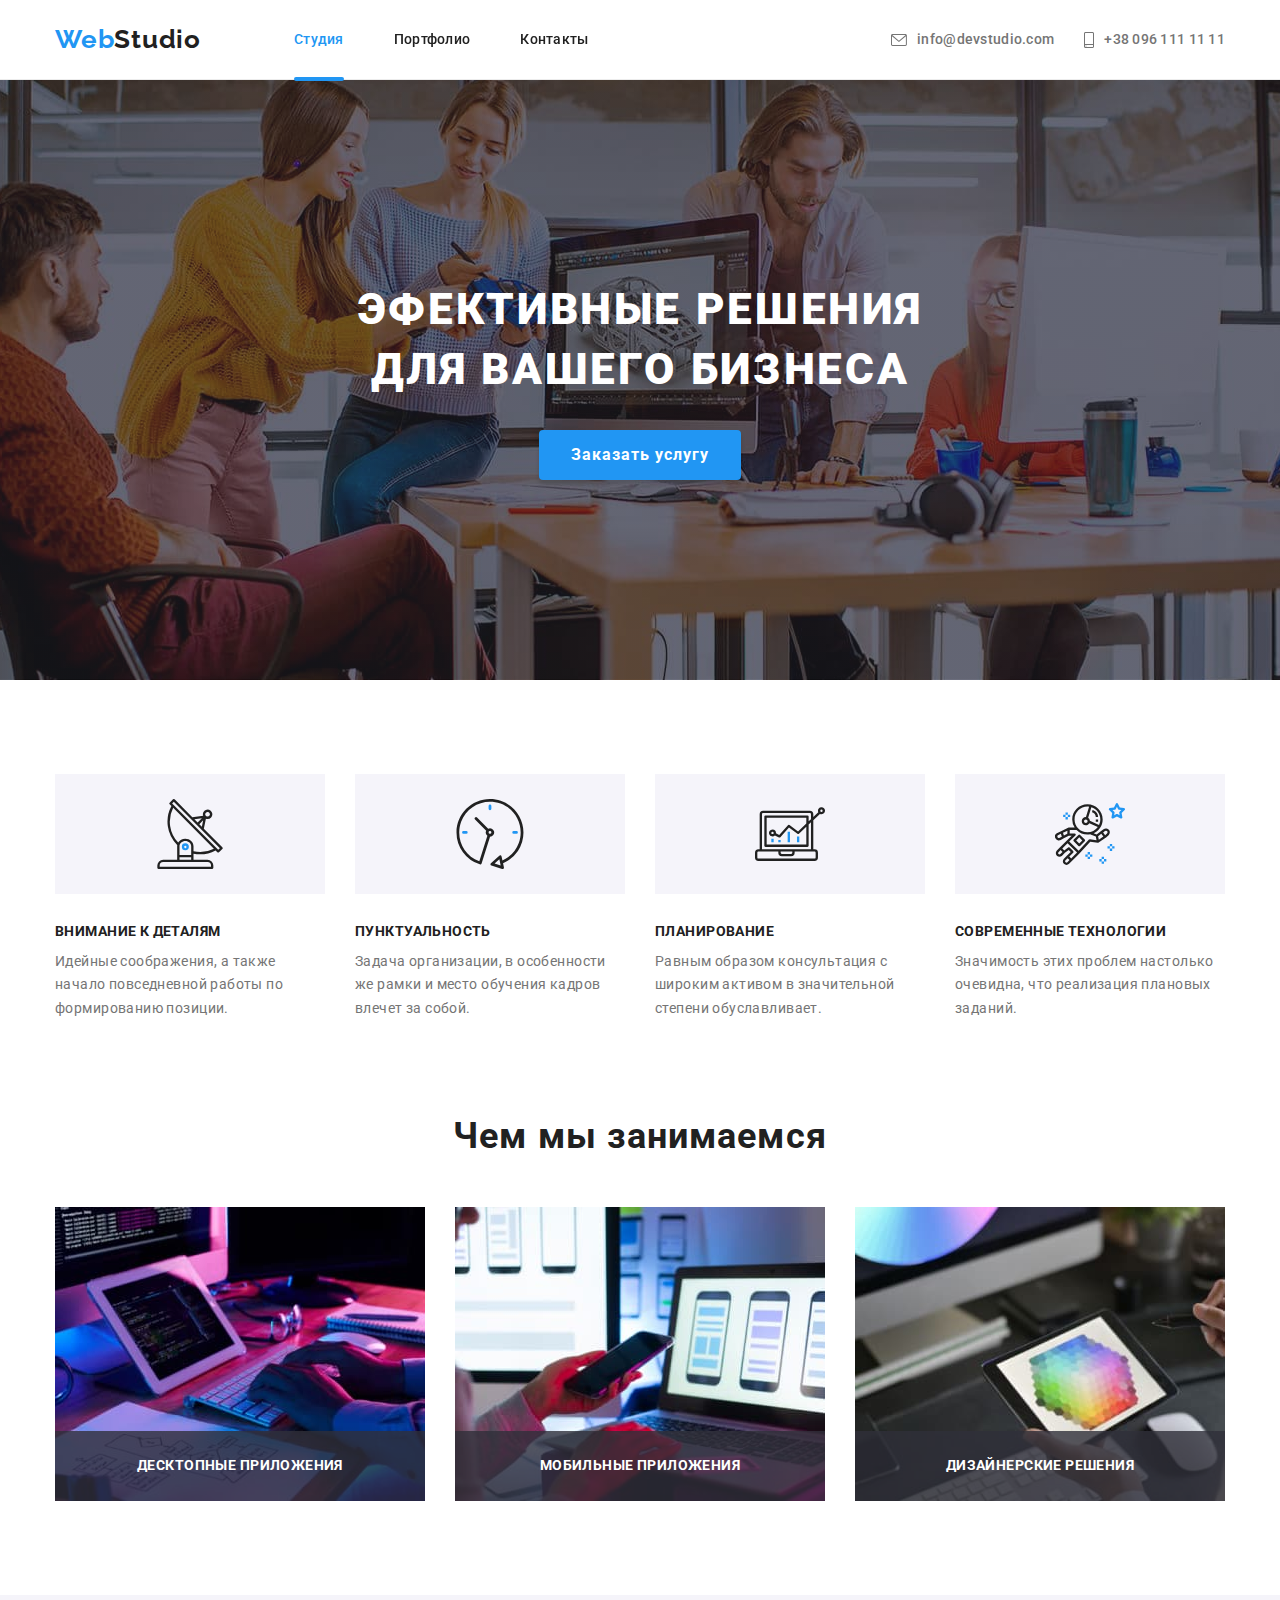
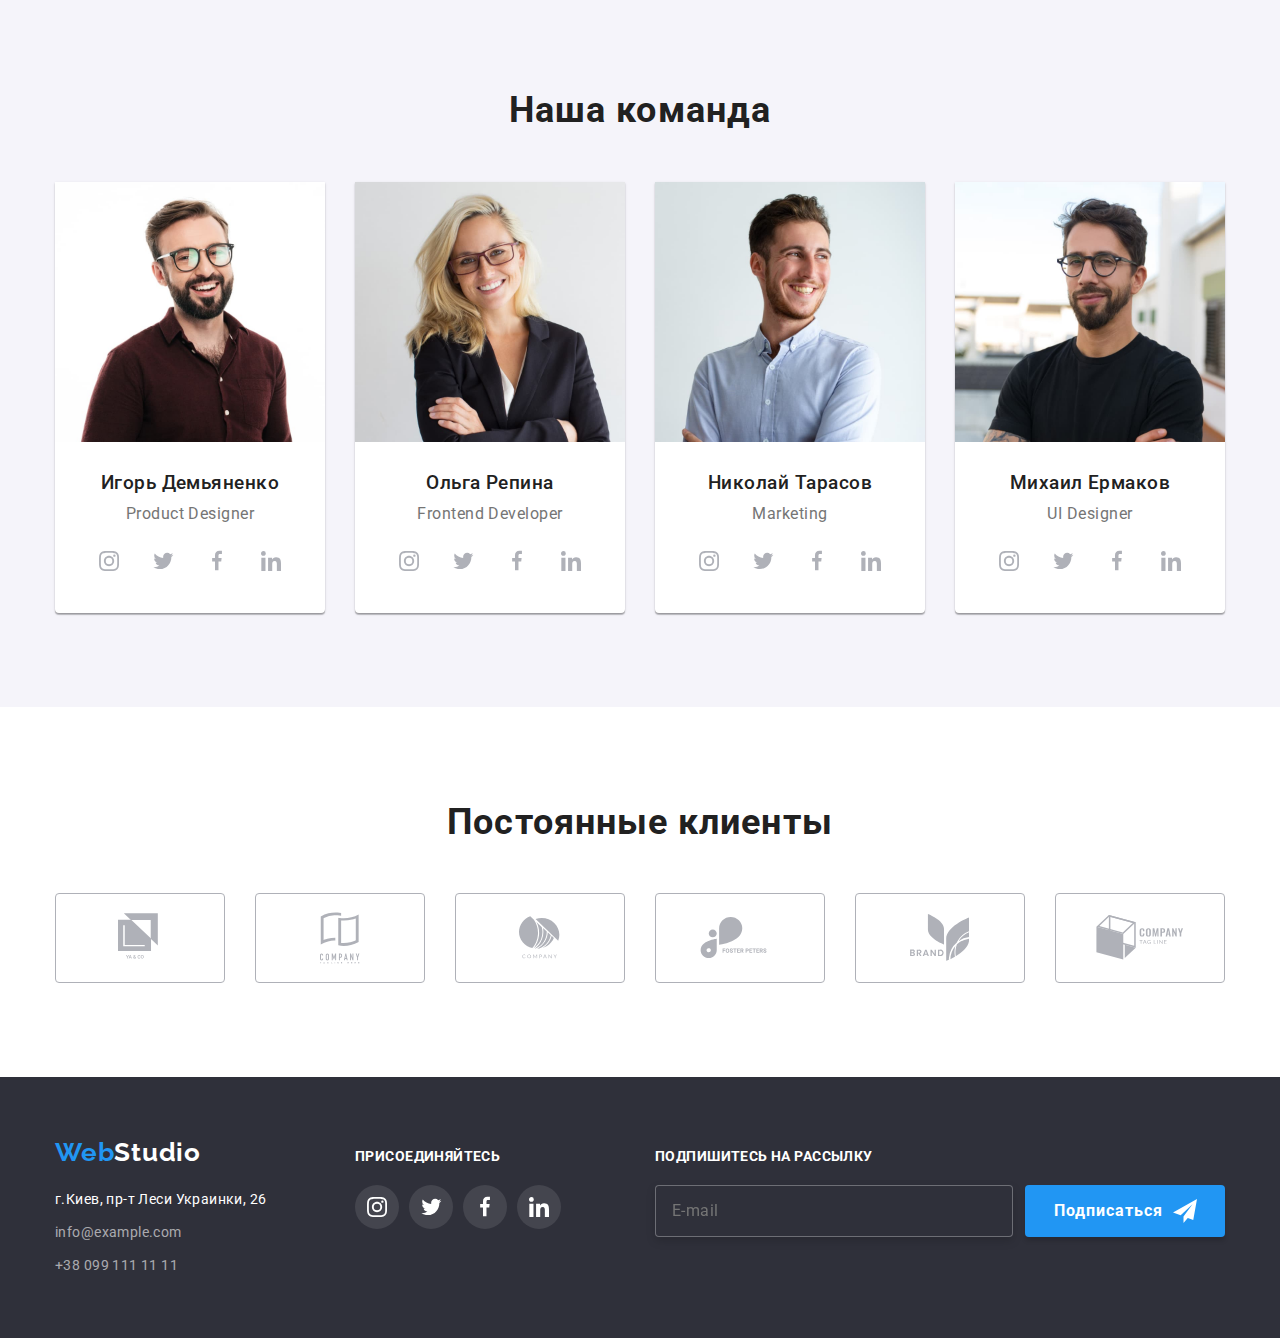
<file: index.html>
<!DOCTYPE html>
<html lang="ru">
  <head>
    <meta charset="UTF-8" />
    <meta name="viewport" content="width=device-width, initial-scale=1.0" />
    <link
      href="https://fonts.googleapis.com/css2?family=Raleway:wght@700&family=Roboto:wght@400;500;700;900&display=swap"
      rel="stylesheet"
    />
    <!-- подключаем normalize -->
    <link rel="stylesheet" href="./styles/normalize.css" />
    <!-- подключаем нашу таблицу стилей -->
    <link rel="stylesheet" href="./styles/styles.css" />
    <title>WebStudio</title>
  </head>
  <body>
    <!-- Header -->
    <header class="header">
      <!-- div container -->
      <div class="container flex">
        <!-- navigation -->
        <nav class="nav flex">
          <!-- Logo -->
          <a class="logo" href="./index.html">
            <span class="logo-head">Web</span>Studio</a
          >
          <!-- Main links -->
          <ul class="nav-links list flex">
            <li><a class="link current" href="./index.html">Студия</a></li>
            <li><a class="link" href="./portfolio.html">Портфолио</a></li>
            <li><a class="link" href="">Контакты</a></li>
          </ul>
        </nav>
        <!-- Contacts -->
        <ul class="contact list flex">
          <li>
            <a class="link flex" href="mailto:info@devstudio.com">
              <svg class="mail-icon">
                <use href="./img/icon-sprite.svg#icon-mail"></use>
              </svg>
              <span>info&commat;devstudio.com</span>
            </a>
          </li>
          <li>
            <a class="link flex" href="tel:+380961111111">
              <svg class="phone-icon">
                <use href="./img/icon-sprite.svg#icon-phone"></use>
              </svg>
              <span>+38 096 111 11 11</span></a
            >
          </li>
        </ul>
      </div>
    </header>
    <!-- Main -->
    <main>
      <!-- Hero section -->
      <section class="hero">
        <!-- div-background -->
        <!-- <div class="hero-bg"> -->
        <!-- div hero -->
        <div class="hero-container">
          <h1 class="hero-title">Эфективные решения для вашего бизнеса</h1>
          <button class="hero-button" data-modal-open>Заказать услугу</button>
        </div>
        <!-- </div> -->
      </section>
      <!-- Our features section -->
      <section class="section features">
        <div class="container flex">
          <!-- h2 need to hide (заголовок для семантики нужно будет скрыть) -->
          <h2 class="visually-hidden">Наши особенности</h2>
          <ul class="our-features list">
            <li>
              <div class="icon-holder flex">
                <svg class="icon-static">
                  <use href="./img/icon-sprite.svg#icon-antenna"></use>
                </svg>
              </div>
              <h3 class="title">Внимание к деталям</h3>
              <p>
                Идейные соображения, а также начало повседневной работы по
                формированию позиции.
              </p>
            </li>
            <li>
              <div class="icon-holder flex">
                <svg class="icon-static">
                  <use href="./img/icon-sprite.svg#icon-clock"></use>
                </svg>
              </div>
              <h3 class="title">Пунктуальность</h3>
              <p>
                Задача организации, в особенности же рамки и место обучения
                кадров влечет за собой.
              </p>
            </li>
            <li>
              <div class="icon-holder flex">
                <svg class="icon-static">
                  <use href="./img/icon-sprite.svg#icon-diagram"></use>
                </svg>
              </div>
              <h3 class="title">Планирование</h3>
              <p>
                Равным образом консультация с широким активом в значительной
                степени обуславливает.
              </p>
            </li>
            <li>
              <div class="icon-holder flex">
                <svg class="icon-static">
                  <use href="./img/icon-sprite.svg#icon-astronaut"></use>
                </svg>
              </div>
              <h3 class="title">Современные технологии</h3>
              <p>
                Значимость этих проблем настолько очевидна, что реализация
                плановых заданий.
              </p>
            </li>
          </ul>
        </div>
      </section>
      <!-- What we do section -->
      <section class="section what-we-do">
        <!-- div container -->
        <div class="container">
          <h2 class="section-title">Чем мы занимаемся</h2>
          <ul class="whatwedo-list list">
            <li>
              <div class="whatwedo-item">
                <img src="./img/some-img-1.jpg" alt="Desctop" width="370" />
                <p class="title">Десктопные приложения</p>
              </div>
            </li>
            <li>
              <div class="whatwedo-item">
                <img src="./img/some-img-2.jpg" alt="Mobile" width="370" />
                <p class="title">Мобильные приложения</p>
              </div>
            </li>

            <li>
              <div class="whatwedo-item">
                <img src="./img/some-img-3.jpg" alt="Tablet" width="370" />
                <p class="title">Дизайнерские решения</p>
              </div>
            </li>
          </ul>
        </div>
      </section>
      <!-- Our team section -->
      <section class="section team">
        <!-- div container -->
        <div class="container">
          <h2 class="section-title">Наша команда</h2>
          <ul class="our-team list">
            <li>
              <img
                src="./img/Igor-Demyanenko.jpg"
                alt="Igor-Demyanenko"
                width="270"
              />
              <h3 class="title">Игорь Демьяненко</h3>
              <p lang="en">Product Designer</p>
              <!-- social links list -->
              <ul class="social list flex">
                <li class="item">
                  <a class="social-link icon flex" href="">
                    <svg class="instagram">
                      <use href="./img/icon-sprite.svg#icon-instagram"></use>
                    </svg>
                  </a>
                </li>
                <li class="item">
                  <a class="social-link icon flex" href="">
                    <svg class="twitter">
                      <use href="./img/icon-sprite.svg#icon-twitter"></use>
                    </svg>
                  </a>
                </li>
                <li class="item">
                  <a class="social-link icon flex" href="">
                    <svg class="facebook">
                      <use href="./img/icon-sprite.svg#icon-facebook"></use>
                    </svg>
                  </a>
                </li>
                <li class="item">
                  <a class="social-link icon flex" href="">
                    <svg class="linkedin">
                      <use href="./img/icon-sprite.svg#icon-linkedin"></use>
                    </svg>
                  </a>
                </li>
              </ul>
            </li>
            <li>
              <img src="./img/Olha-Repina.jpg" alt="Olha-Repina" width="270" />
              <h3 class="title">Ольга Репина</h3>
              <p lang="en">Frontend Developer</p>
              <!-- social links list -->
              <ul class="social list flex">
                <li class="item">
                  <a class="social-link icon flex" href="">
                    <svg class="instagram">
                      <use href="./img/icon-sprite.svg#icon-instagram"></use>
                    </svg>
                  </a>
                </li>
                <li class="item">
                  <a class="social-link icon flex" href="">
                    <svg class="twitter">
                      <use href="./img/icon-sprite.svg#icon-twitter"></use>
                    </svg>
                  </a>
                </li>
                <li class="item">
                  <a class="social-link icon flex" href="">
                    <svg class="facebook">
                      <use href="./img/icon-sprite.svg#icon-facebook"></use>
                    </svg>
                  </a>
                </li>
                <li class="item">
                  <a class="social-link icon flex" href="">
                    <svg class="linkedin">
                      <use href="./img/icon-sprite.svg#icon-linkedin"></use>
                    </svg>
                  </a>
                </li>
              </ul>
            </li>
            <li>
              <img
                src="./img/Nikolay-Tarasov.jpg"
                alt="Nikolay-Tarasov"
                width="270"
              />
              <h3 class="title">Николай Тарасов</h3>
              <p lang="en">Marketing</p>
              <!-- social links list -->
              <ul class="social list flex">
                <li class="item">
                  <a class="social-link icon icon flex" href="">
                    <svg class="instagram">
                      <use href="./img/icon-sprite.svg#icon-instagram"></use>
                    </svg>
                  </a>
                </li>
                <li class="item">
                  <a class="social-link icon icon flex" href="">
                    <svg class="twitter">
                      <use href="./img/icon-sprite.svg#icon-twitter"></use>
                    </svg>
                  </a>
                </li>
                <li class="item">
                  <a class="social-link icon icon flex" href="">
                    <svg class="facebook">
                      <use href="./img/icon-sprite.svg#icon-facebook"></use>
                    </svg>
                  </a>
                </li>
                <li class="item">
                  <a class="social-link icon icon flex" href="">
                    <svg class="linkedin">
                      <use href="./img/icon-sprite.svg#icon-linkedin"></use>
                    </svg>
                  </a>
                </li>
              </ul>
            </li>
            <li>
              <img
                src="./img/Michail-Ermakov.jpg"
                alt="Michail-Ermakov"
                width="270"
              />
              <h3 class="title">Михаил Ермаков</h3>
              <p lang="en">UI Designer</p>
              <!-- social links list -->
              <ul class="social list flex">
                <li class="item">
                  <a class="social-link icon flex" href="">
                    <svg class="instagram">
                      <use href="./img/icon-sprite.svg#icon-instagram"></use>
                    </svg>
                  </a>
                </li>
                <li class="item">
                  <a class="social-link icon flex" href="">
                    <svg class="twitter">
                      <use href="./img/icon-sprite.svg#icon-twitter"></use>
                    </svg>
                  </a>
                </li>
                <li class="item">
                  <a class="social-link icon flex" href="">
                    <svg class="facebook">
                      <use href="./img/icon-sprite.svg#icon-facebook"></use>
                    </svg>
                  </a>
                </li>
                <li class="item">
                  <a class="social-link icon flex" href="">
                    <svg class="linkedin">
                      <use href="./img/icon-sprite.svg#icon-linkedin"></use>
                    </svg>
                  </a>
                </li>
              </ul>
            </li>
          </ul>
        </div>
      </section>
      <!-- clients section -->
      <section class="section features">
        <!-- container -->
        <div class="container">
          <h2 class="section-title">Постоянные клиенты</h2>
          <!-- list of clients -->
          <ul class="clients list flex">
            <li class="item">
              <a class="clients-link" href="">
                <svg class="ya-and-co">
                  <use href="./img/icon-sprite.svg#icon-ya-and-co"></use>
                </svg>
              </a>
            </li>
            <li class="item">
              <a class="clients-link" href="">
                <svg class="company-tagline-here">
                  <use
                    href="./img/icon-sprite.svg#icon-company-tagline-here"
                  ></use>
                </svg>
              </a>
            </li>
            <li class="item">
              <a class="clients-link" href="">
                <svg class="company">
                  <use href="./img/icon-sprite.svg#icon-company"></use>
                </svg>
              </a>
            </li>
            <li class="item">
              <a class="clients-link" href="">
                <svg class="foster-peters">
                  <use href="./img/icon-sprite.svg#icon-foster-peters"></use>
                </svg>
              </a>
            </li>
            <li class="item">
              <a class="clients-link" href="">
                <svg class="brand">
                  <use href="./img/icon-sprite.svg#icon-brand"></use>
                </svg>
              </a>
            </li>
            <li class="item">
              <a class="clients-link" href="">
                <svg class="company-tag-line">
                  <use href="./img/icon-sprite.svg#icon-company-tag-line"></use>
                </svg>
              </a>
            </li>
          </ul>
        </div>
      </section>
    </main>
    <!-- Footer -->
    <footer class="footer">
      <!-- div container -->
      <div class="container flex">
        <!-- обертка лого+адресс -->
        <div class="div-address">
          <!-- Logo -->
          <a class="logo" href="./index.html">
            <span class="logo-head">Web</span>Studio</a
          >
          <!-- address -->
          <address class="address">
            <span class="street">г.Киев, пр-т Леси Украинки, 26</span>
            <!-- contacts -->
            <a class="link" href="mailto:info@example.com"
              >info&commat;example.com</a
            >
            <a class="link" href="tel:+380991111111">+38 099 111 11 11</a>
          </address>
        </div>
        <!-- follow div -->
        <div class="div-follow flex">
          <p class="title">Присоединяйтесь</p>
          <ul class="list flex">
            <li class="item flex">
              <a class="follow-link icon flex" href="">
                <svg class="instagram">
                  <use href="./img/icon-sprite.svg#icon-instagram"></use>
                </svg>
              </a>
            </li>
            <li class="item flex">
              <a class="follow-link icon flex" href="">
                <svg class="twitter">
                  <use href="./img/icon-sprite.svg#icon-twitter"></use>
                </svg>
              </a>
            </li>
            <li class="item flex">
              <a class="follow-link icon flex" href="">
                <svg class="facebook">
                  <use href="./img/icon-sprite.svg#icon-facebook"></use>
                </svg>
              </a>
            </li>
            <li class="item flex">
              <a class="follow-link icon flex" href="">
                <svg class="linkedin">
                  <use href="./img/icon-sprite.svg#icon-linkedin"></use>
                </svg>
              </a>
            </li>
          </ul>
        </div>
        <!-- submit div -->

        <!-- <div class="submit-footer"> -->
        <form class="submit-footer flex">
          <p class="title">Подпишитесь на рассылку</p>
          <label class="label-submit">
            <input
              class="input-submit"
              type="email"
              name="email"
              placeholder="E-mail"
            />
          </label>
          <button class="button-submit" type="submit">Подписаться</button>
        </form>
        <!-- </div> -->
      </div>
    </footer>
    <!-- modal window -->
    <!-- modal background -->
    <div class="backdrop is-hidden" data-modal>
      <!-- modal form -->
      <form class="modal">
        <!-- <div class="modal"> -->
        <!-- close button -->
        <button class="button-modal" data-modal-close>
          <svg class="icon-button">
            <use href="./img/icon-sprite.svg#icon-X-button"></use>
          </svg>
        </button>
        <p class="modal-title">Оставьте свои данные, мы вам перезвоним</p>
        <!-- Name area -->
        <label class="input-label">
          <input type="text" name="name" placeholder=" " />
          <svg class="icon-input">
            <use href="./img/icon-sprite.svg#icon-name-input"></use>
          </svg>
          <span class="input-title">Имя</span>
        </label>
        <!-- phone area -->
        <label class="input-label">
          <input type="tel" name="phone" placeholder=" " />
          <svg class="icon-input">
            <use href="./img/icon-sprite.svg#icon-phone-input"></use>
          </svg>
          <span class="input-title">Телефон</span>
        </label>
        <!-- e-mail area -->
        <label class="input-label">
          <input type="email" name="email" placeholder=" " />
          <svg class="icon-input">
            <use href="./img/icon-sprite.svg#icon-email-input"></use>
          </svg>
          <span class="input-title">Почта</span>
        </label>
        <!-- text area comments -->
        <label class="textarea-label">
          <textarea
            class="textarea"
            name="comments"
            placeholder="Введите текст"
          ></textarea>
          <span class="input-title">Коментарии</span>
        </label>
        <!-- License agrements -->
        <input
          class="input-hidden visually-hidden"
          type="checkbox"
          name="license"
          id="checkbox"
        />
        <!-- <span class="icon-checkbox"></span> -->
        <!-- <span class="polic-title"> -->
        <label class="checkbox" for="checkbox"
          >Соглашаюсь с рассылкой и принимаю
          <a class="checkbox-license" href="">Условия договора</a>
          <!-- </span> -->
        </label>
        <!-- submit button -->
        <button class="modal-submit-button" type="submit" data-modal-close>
          Отправить
        </button>
        <!-- </div> -->
      </form>
    </div>
    <script src="./js/modal.js"></script>
  </body>
</html>
</file>
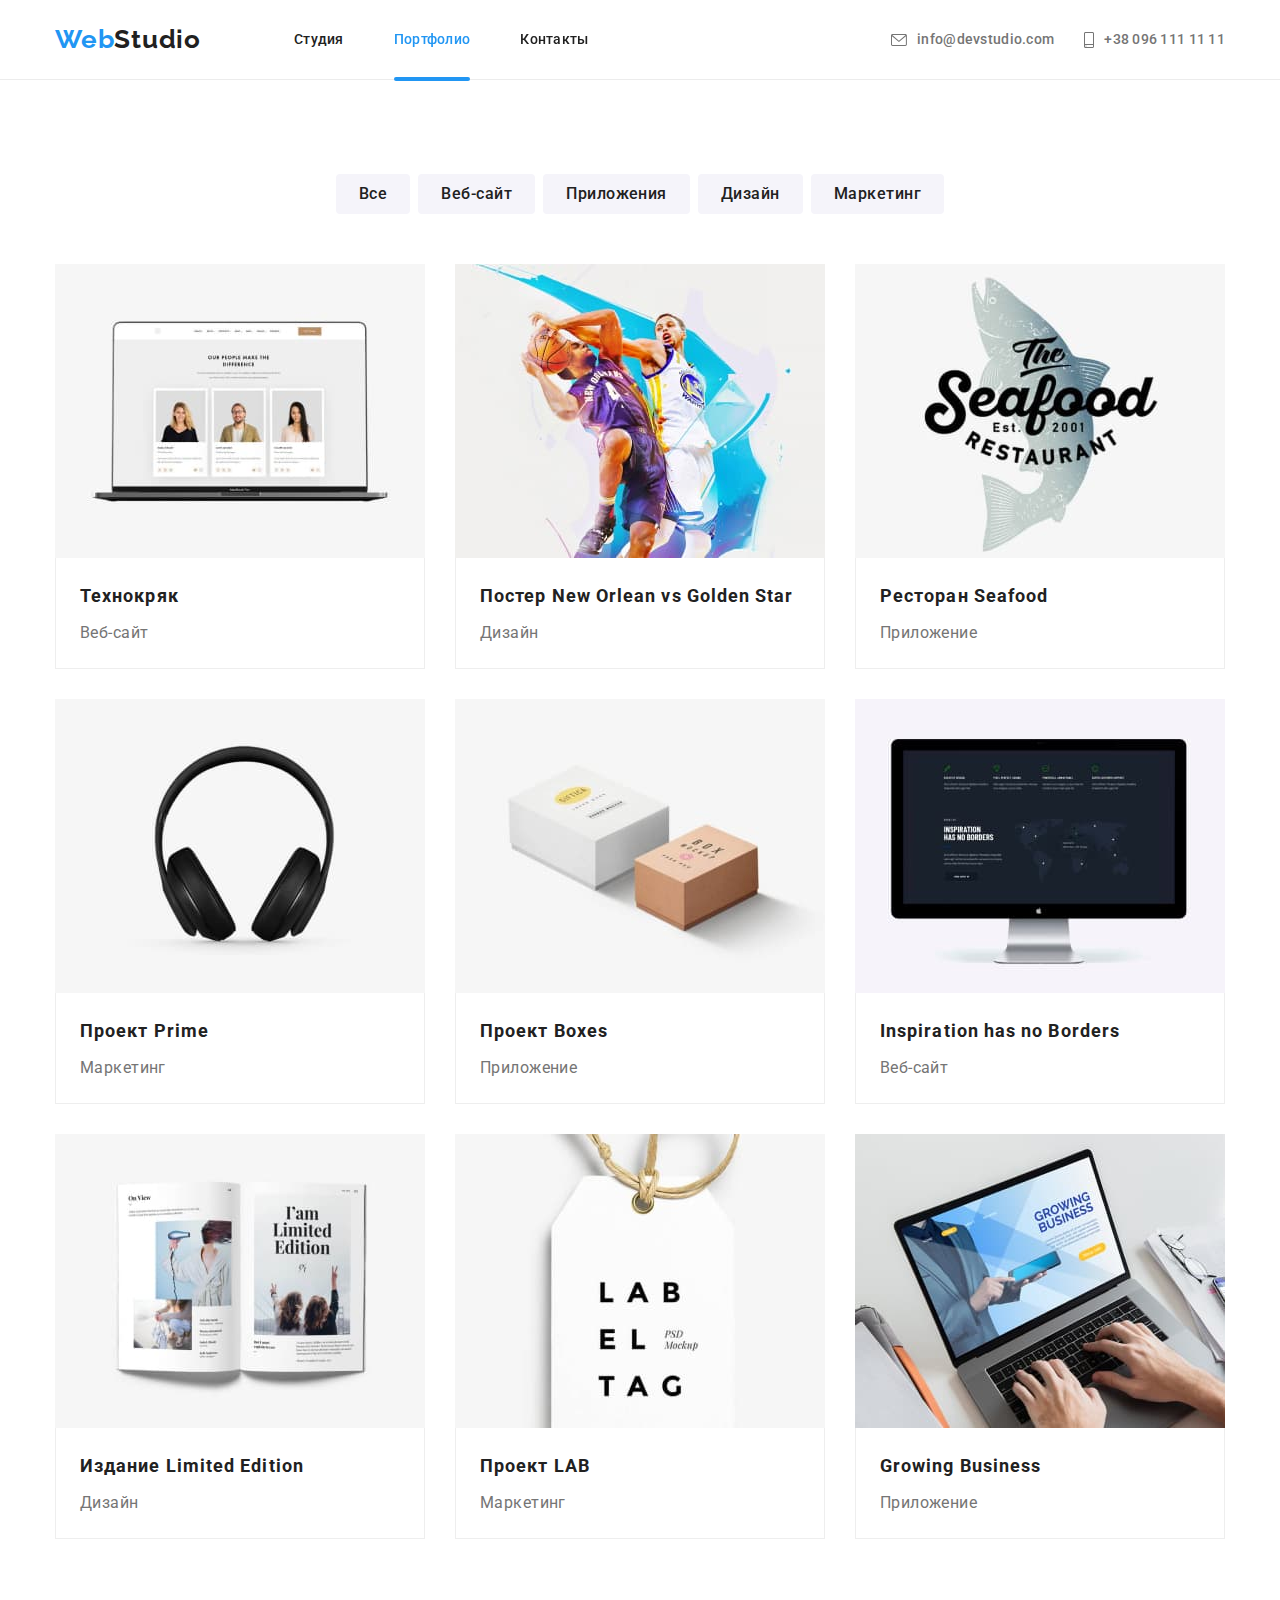
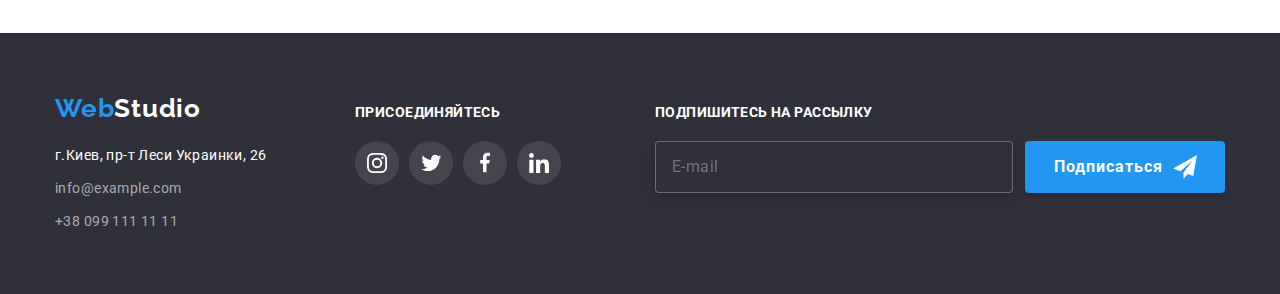
<file: portfolio.html>
<!DOCTYPE html>
<html lang="ru">
  <head>
    <meta charset="UTF-8" />
    <meta name="viewport" content="width=device-width, initial-scale=1.0" />
    <link
      href="https://fonts.googleapis.com/css2?family=Raleway:wght@700&family=Roboto:wght@400;500;700;900&display=swap"
      rel="stylesheet"
    />
    <!-- подключаем normalize -->
    <link rel="stylesheet" href="./styles/normalize.css" />
    <!-- подключаем нашу таблицу стилей -->
    <link rel="stylesheet" href="./styles/styles.css" />
    <title>WebStudio</title>
  </head>
  <body>
    <!-- Header -->
    <header class="header">
      <!-- div container -->
      <div class="container flex">
        <!-- navigation -->
        <nav class="nav flex">
          <!-- Logo -->
          <a class="logo" href="./index.html"
            ><span class="logo-head">Web</span>Studio</a
          >
          <!-- Main links -->
          <ul class="nav-links list flex">
            <li><a class="link" href="./index.html">Студия</a></li>
            <li>
              <a class="link current" href="./portfolio.html">Портфолио</a>
            </li>
            <li><a class="link" href="">Контакты</a></li>
          </ul>
        </nav>
        <!-- Contacts -->
        <ul class="contact list flex">
          <li>
            <a class="link" href="mailto:info@devstudio.com">
              <svg class="mail-icon">
                <use href="./img/icon-sprite.svg#icon-mail"></use>
              </svg>
              <span>info&commat;devstudio.com</span>
            </a>
          </li>
          <li>
            <a class="link" href="tel:+380961111111">
              <svg class="phone-icon">
                <use href="./img/icon-sprite.svg#icon-phone"></use>
              </svg>
              <span>+38 096 111 11 11</span></a
            >
          </li>
        </ul>
      </div>
    </header>
    <!-- Main -->
    <main class="main-portfolio">
      <!-- h1 need to hide (заголовок для семантики нужно будет скрыть) -->
      <h1 class="visually-hidden">Портфолио WebStudio</h1>
      <!-- div filter -->
      <div class="container filter">
        <!-- Button filter section-->
        <!-- h2 need to hide (заголовок для семантики нужно будет скрыть) -->
        <h2 class="visually-hidden">Фильтр</h2>
        <ul class="filter-list list flex">
          <li class="item">
            <button class="button" type="button">Все</button>
          </li>
          <li class="item">
            <button class="button" type="button">Веб-сайт</button>
          </li>
          <li class="item">
            <button class="button" type="button">Приложения</button>
          </li>
          <li class="item">
            <button class="button" type="button">Дизайн</button>
          </li>
          <li class="item">
            <button class="button" type="button">Маркетинг</button>
          </li>
        </ul>
      </div>
      <!-- Projects section -->
      <!-- div projects -->
      <div class="container projects">
        <!-- h2 need to hide (заголовок для семантики нужно будет скрыть)-->
        <h2 class="visually-hidden">Наши проекты</h2>
        <!-- list of projects -->
        <ul class="projects-list list flex">
          <li>
            <a class="projects-link" href="">
              <!-- картинка карточки -->
              <div class="card-img">
                <img
                  src="./img/technokryak.jpg"
                  alt="Three people on the laptop screen"
                  width="370"
                />
                <p class="img-title">
                  Технокряк это современная площадка распространения
                  коронавируса. Компании используют эту платформу для цифрового
                  шпионажа и атак на защищённые сервера конкурентов.
                </p>
              </div>
              <!-- описание карточки -->
              <div class="card-title">
                <h3 class="title">Технокряк</h3>
                <p>Веб-сайт</p>
              </div>
            </a>
          </li>
          <li>
            <a class="projects-link" href="">
              <!-- картинка карточки -->
              <div class="card-img">
                <img
                  src="./img/poster-new-orlean.jpg"
                  alt="Two basketball players"
                  width="370"
                />
                <p class="img-title">
                  Технокряк это современная площадка распространения
                  коронавируса. Компании используют эту платформу для цифрового
                  шпионажа и атак на защищённые сервера конкурентов.
                </p>
              </div>
              <!-- описание карточки -->
              <div class="card-title">
                <h3 class="title">Постер New Orlean vs Golden Star</h3>
                <p>Дизайн</p>
              </div>
            </a>
          </li>
          <li>
            <a class="projects-link" href="">
              <!-- картинка карточки -->
              <div class="card-img">
                <img
                  src="./img/restorant-seafood.jpg"
                  alt="Restaurant sign"
                  width="370"
                />
                <p class="img-title">
                  Технокряк это современная площадка распространения
                  коронавируса. Компании используют эту платформу для цифрового
                  шпионажа и атак на защищённые сервера конкурентов.
                </p>
              </div>
              <!-- описание карточки -->
              <div class="card-title">
                <h3 class="title">Ресторан Seafood</h3>
                <p>Приложение</p>
              </div>
            </a>
          </li>
          <li>
            <a class="projects-link" href="">
              <!-- картинка карточки -->
              <div class="card-img">
                <img src="./img/project-prime.jpg" alt="headers" width="370" />
                <p class="img-title">
                  Технокряк это современная площадка распространения
                  коронавируса. Компании используют эту платформу для цифрового
                  шпионажа и атак на защищённые сервера конкурентов.
                </p>
              </div>
              <!-- описание карточки -->
              <div class="card-title">
                <h3 class="title">Проект Prime</h3>
                <p>Маркетинг</p>
              </div>
            </a>
          </li>
          <li>
            <a class="projects-link" href="">
              <!-- картинка карточки -->
              <div class="card-img">
                <img
                  src="./img/project-boxes.jpg"
                  alt="Two boxes"
                  width="370"
                />
                <p class="img-title">
                  Технокряк это современная площадка распространения
                  коронавируса. Компании используют эту платформу для цифрового
                  шпионажа и атак на защищённые сервера конкурентов.
                </p>
              </div>
              <!-- описание карточки -->
              <div class="card-title">
                <h3 class="title">Проект Boxes</h3>
                <p>Приложение</p>
              </div>
            </a>
          </li>
          <li>
            <a class="projects-link" href="">
              <!-- картинка карточки -->
              <div class="card-img">
                <img
                  src="./img/inspiration-no-borders.jpg"
                  alt="World map is displayed in the monitor"
                  width="370"
                />
                <p class="img-title">
                  Технокряк это современная площадка распространения
                  коронавируса. Компании используют эту платформу для цифрового
                  шпионажа и атак на защищённые сервера конкурентов.
                </p>
              </div>
              <!-- описание карточки -->
              <div class="card-title">
                <h3 class="title">Inspiration has no Borders</h3>
                <p>Веб-сайт</p>
              </div>
            </a>
          </li>
          <li>
            <a class="projects-link" href="">
              <!-- картинка карточки -->
              <div class="card-img">
                <img
                  src="./img/limited-edition.jpg"
                  alt="Open book"
                  width="370"
                />
                <p class="img-title">
                  Технокряк это современная площадка распространения
                  коронавируса. Компании используют эту платформу для цифрового
                  шпионажа и атак на защищённые сервера конкурентов.
                </p>
              </div>
              <!-- описание карточки -->
              <div class="card-title">
                <h3 class="title">Издание Limited Edition</h3>
                <p>Дизайн</p>
              </div>
            </a>
          </li>
          <li>
            <a class="projects-link" href="">
              <!-- картинка карточки -->
              <div class="card-img">
                <img
                  src="./img/project-lab.jpg"
                  alt="sign with text"
                  width="370"
                />
                <p class="img-title">
                  Технокряк это современная площадка распространения
                  коронавируса. Компании используют эту платформу для цифрового
                  шпионажа и атак на защищённые сервера конкурентов.
                </p>
              </div>
              <!-- описание карточки -->
              <div class="card-title">
                <h3 class="title">Проект LAB</h3>
                <p>Маркетинг</p>
              </div>
            </a>
          </li>
          <li>
            <a class="projects-link" href="">
              <!-- картинка карточки -->
              <div class="card-img">
                <img
                  src="./img/growing-buisnes.jpg"
                  alt="hands on the laptop"
                  width="370"
                />
                <p class="img-title">
                  Технокряк это современная площадка распространения
                  коронавируса. Компании используют эту платформу для цифрового
                  шпионажа и атак на защищённые сервера конкурентов.
                </p>
              </div>
              <!-- описание карточки -->
              <div class="card-title">
                <p class="title">Growing Business</p>
                <p>Приложение</p>
              </div>
            </a>
          </li>
        </ul>
      </div>
    </main>
    <!-- footer -->
    <footer class="footer">
      <!-- div container -->
      <div class="container flex">
        <!-- обертка лого+адресс -->
        <div class="div-address">
          <!-- Logo -->
          <a class="logo" href="./index.html">
            <span class="logo-head">Web</span>Studio</a
          >
          <!-- address -->
          <address class="address">
            <span class="street">г.Киев, пр-т Леси Украинки, 26</span>
            <!-- contacts -->
            <a class="link" href="mailto:info@example.com"
              >info&commat;example.com</a
            >
            <a class="link" href="tel:+380991111111">+38 099 111 11 11</a>
          </address>
        </div>
        <!-- follow div -->
        <div class="div-follow flex">
          <h3 class="title">Присоединяйтесь</h3>
          <!-- social links list -->
          <ul class="list flex">
            <li class="item flex">
              <a class="follow-link icon flex" href="">
                <svg class="instagram">
                  <use href="./img/icon-sprite.svg#icon-instagram"></use>
                </svg>
              </a>
            </li>
            <li class="item flex">
              <a class="follow-link icon flex" href="">
                <svg class="twitter">
                  <use href="./img/icon-sprite.svg#icon-twitter"></use>
                </svg>
              </a>
            </li>
            <li class="item flex">
              <a class="follow-link icon flex" href="">
                <svg class="facebook">
                  <use href="./img/icon-sprite.svg#icon-facebook"></use>
                </svg>
              </a>
            </li>
            <li class="item flex">
              <a class="follow-link icon flex" href="">
                <svg class="linkedin">
                  <use href="./img/icon-sprite.svg#icon-linkedin"></use>
                </svg>
              </a>
            </li>
          </ul>
        </div>
        <!-- submit div -->
        <!-- <div class="submit-footer"> -->
        <form class="submit-footer flex">
          <p class="title">Подпишитесь на рассылку</p>
          <label class="label-submit">
            <input
              class="input-submit"
              type="email"
              name="email"
              placeholder="E-mail"
            />
          </label>
          <button class="button-submit" type="submit">Подписаться</button>
        </form>
        <!-- </div> -->
      </div>
    </footer>
  </body>
</html>
</file>
<file: styles/styles.css>
/*
 палитра макета
 Основной цвет текста #757575;
 вторичный цвет #212121; 
 цвет акцент #2196F3;
 второй цвет текста #FFFFFF;
 цвет футер ссылки rgba(255, 255, 255, 0.6);
 цвет иконок компании #AFB1B8;
 вторичный цвет фона #2F303A;
 третий цвет фона #F5F4FA;
 цвет фона градиента героя rgba(47, 48, 58, 0.4)
 
*/
/* устанавливаем тип блочной модели для документа */
html {
  box-sizing: border-box;
}

/* убрал аутлайн при фокусе */
/* *:focus {
  outline-style: none;
} */

:root {
  --primary-text-color: #757575;
  --title-text-color: #212121;
  --accent-color: #2196f3;
  --white-color: #ffffff;
  --icon-color: #afb1b8;
  --alt-bg-color: #f5f4fa;
  --secondary-bg-color: #2f303a;
  --footer-link-color: rgba(255, 255, 255, 0.6);
  --hero-gradient-color: rgba(47, 48, 58, 0.4);
  --footer-icon-bg-color: rgba(255, 255, 255, 0.1);
  --time-animation: 250ms;
  --function-animation: cubic-bezier(0.4, 0, 0.2, 1);
}
body {
  background-color: var(--white-color);
  color: var(--primary-text-color);
  font-family: "Roboto", sans-serif;
  font-weight: 400;
  font-size: 14px;
  line-height: 1.71;
  letter-spacing: 0.03em;
  /* fixed-header compinsation */
  padding-top: 80px;
}
img {
  display: block;
  max-width: 100%;
  height: auto;
}
/* убираем подчеркивание у ссылок, включаем наследование от родителя*/
a {
  color: inherit;
  text-decoration: none;
}

.visually-hidden {
  position: absolute;
  width: 1px;
  height: 1px;
  margin: -1px;
  border: 0;
  padding: 0;
  clip: rect(0 0 0 0);
  overflow: hidden;
}
/* убираем "точечки", марджины и левый паддинг в списках */
.list {
  list-style: none;
  margin: 0;
  padding-left: 0;
}
/* header */
.header {
  /* fixed header */
  position: fixed;
  top: 0;
  width: 100%;
  z-index: 2;
  /* центрируем элементы в хедере по вертикали, 
 добавляем паддинги уменьшены отступы на ширину border-top и border-bottom*/
  align-items: center;
  padding-top: 23px;
  padding-bottom: 24px;

  background-color: var(--white-color);
  font-weight: 500;
  font-size: 14px;
  line-height: 1.14;
  letter-spacing: 0.02em;
  /* добавлям линии согласно макета */
  border-top: 1px solid #fff;
  border-bottom: 1px solid #ececec;
}
/* создаем контейнер для контента */
.container,
.hero-container {
  width: 1200px;
  padding: 0 15px;

  margin: 0 auto;
}

/* создаем флекс элементы,
 даем возможность переноса элементов на другую строку */
.flex {
  display: flex;
  flex-wrap: wrap;
  /* background-color: teal; */
}

/* центрируем элементы */
.nav,
.contact {
  align-items: center;
}
/* раскрасим логотип */
.logo {
  margin-right: 93px;

  font-family: "Raleway", sans-serif;
  font-weight: 700;
  font-size: 26px;
  line-height: 1.2;
  letter-spacing: 0.03em;
}
.header .logo {
  color: var(--title-text-color);
}
.footer .logo {
  color: var(--white-color);
}
.logo-head {
  color: var(--accent-color);
}
/* иконка почты */
.mail-icon {
  align-self: center;
  margin: 0 10px 0 0;
  width: 16px;
  height: 12px;
  fill: currentColor;
}
/* иконка телефона */
.phone-icon {
  align-self: center;
  margin: 0 10px 0 0;
  width: 10px;
  height: 16px;
  fill: currentColor;
}

/* навигация по сайту */
.nav-links li + li {
  margin-left: 50px;
}
/* расширяем зону активации ссылок в шапке для лучшего юзабилити */
.header .link {
  display: flex;
  flex-wrap: wrap;
  margin: 0;
  padding: 6px 0;
}
/* nav-links <a> определяем цвет навигации*/
.nav-links .link {
  position: relative;
  color: var(--title-text-color);
}
/* подчеркивание активной страницы */
/* .link::after  */
.current::after {
  position: absolute;

  content: "";
  width: 100%;
  height: 4px;

  bottom: -27px;
  background: var(--accent-color);
  border-radius: 2px;
  opacity: 1;
  /* transition: opacity var(--time-animation) var(--function-animation); */
}
/* animation for links */
.link {
  transition: color var(--time-animation) var(--function-animation);
}
/* header, footer links hover, focus цвет при наведении, фокусе  */
.link.current,
.link:hover,
.link:focus {
  color: var(--accent-color);
}
/* .current.link::after,
.nav-links .link:hover::after {
  opacity: 1;
} */
/* контактная информация */
.contact {
  margin-left: auto;
}
.contact li + li {
  margin-left: 30px;
}
/* Секция героя */
/* центрируем текст в герое */
.hero {
  display: block;

  text-align: center;
  margin: 0 auto;
  padding: 200px 0;
  background-image: linear-gradient(
      to right,
      var(--hero-gradient-color),
      var(--hero-gradient-color)
    ),
    url("../img/hero-bg.jpg");
  background-position: center;
  background-repeat: no-repeat;
}

/* hero, footer заливка фона*/
.hero,
.footer {
  background-color: var(--secondary-bg-color);
}

/* hero title заголовок. Убираем дефолтные марджины */
.hero-title {
  width: 600px;
  margin: 0 auto 30px;

  color: var(--white-color);
  font-weight: 900;
  font-size: 44px;
  line-height: 1.36;

  letter-spacing: 0.06em;
  text-transform: uppercase;
}
/* hero button кнопка */
.button-submit,
.modal-submit-button,
.hero-button {
  box-sizing: border-box;
  /* форма кнопки
  min-width: 200px;
  min-height: 50px; */
  padding: 10px 32px;
  border-style: none;
  box-shadow: 0px 4px 4px rgba(0, 0, 0, 0.15);
  border-radius: 4px;

  color: var(--white-color);
  background-color: var(--accent-color);

  font-weight: 700;
  font-size: 16px;
  line-height: 1.87;
  letter-spacing: 0.06em;
  text-align: center;

  transition: background-color var(--time-animation) var(--function-animation);
}
/* цвет при ховере, фокусе согласно макета */
.button-submit:hover,
.button-submit:focus,
.modal-submit-button:hover,
.modal-submit-button:focus,
.hero-button:hover,
.hero-button:focus {
  background-color: #188ce8;
}
/* hide title пока спрятаны заголовки белым цветом  */
.hide-head {
  color: var(--white-color);
}

/* Our features 
Наши особенности */
/* создаем объекты флекс и активируем возможность переноса строки для них */
.our-features,
.our-features li {
  display: flex;
  flex-wrap: wrap;
  margin: 0;
  padding-left: 0;
  text-align: left;
}
/* отступы между секциями */
.features {
  padding: 94px 0;
}
/* устанавливаем ширину контента для элементов */
.our-features li {
  width: calc((100% - 30px * 3) / 4);
}
/* задаем отступы между элементами, марджины */
.our-features li:not(:nth-child(4n + 1)) {
  margin-left: 30px;
}

/* features, our team, projects titles цвет текста заголовков*/
.our-features .title,
.our-team .title,
.projects .title {
  color: var(--title-text-color);
}
/* убираем марджины у абзацев */
.our-features p {
  margin: 0;
}
/* задаем шрифты, убираем дефолтные марджины  */
.our-features .title {
  margin: 0 0 10px 0;
}
.our-features .title,
.whatwedo-item .title {
  font-weight: 700;
  font-size: 14px;
  line-height: 1.14;
  letter-spacing: 0.03em;
  text-transform: uppercase;
}
/* контейнеры иконок */
.icon-holder {
  justify-content: center;
  align-items: center;
  margin: 0 0 30px;
  width: 100%;
  height: 120px;
  background-color: var(--alt-bg-color);
}
/* размер иконок */
.icon-static {
  width: 70px;
  height: 70px;
}

/* What-we-do 
Чем мы занимаемся*/
/* section title заголовок: шрифты, убираем дефолтные марджины*/
.section-title {
  margin: 0 auto 50px;
  color: var(--title-text-color);
  font-weight: 700;
  font-size: 36px;
  line-height: 1.17;
  text-align: center;
  letter-spacing: 0.03em;
}
/* делаем из спимков-элементов флекс элементы, 
включаем перенос строки для них,
убираем дефолтные значения марджина и паддинга*/
.whatwedo-list,
.our-team {
  display: flex;
  flex-wrap: wrap;
  margin-top: 0;
  margin-bottom: 0;
  padding-left: 0;
}
/* отступ до следующей секции */
.what-we-do {
  padding-bottom: 94px;
}
/* устанавливаем ширину контента */
.whatwedo-list li {
  width: calc((100% - 30px * 2) / 3);
}
/* задаем отступы между элементами контента марджины*/
.whatwedo-list li:not(:nth-child(3n + 1)) {
  margin-left: 30px;
}
/* делаем контейнер релетив для позиционирования вложенного абзаца относительно себя */
.whatwedo-item {
  position: relative;
}
/* текст подписи картинки */
.whatwedo-item .title {
  position: absolute;
  left: 0;
  bottom: 0;
  margin: 0;
  width: 100%;
  padding: 27px 0;
  text-align: center;
  color: var(--white-color);
  background: rgba(47, 48, 58, 0.8);
}

/* Our team */
/* флекс элементы списку задали ранее */
/* задаем шрифт и цвет секции */
/* задаем отступ до секций соседей */
.section.team {
  padding: 94px 0;
  background-color: var(--alt-bg-color);
  font-size: 16px;
  line-height: 1.19;
  letter-spacing: 0.03em;
}

/* задаем ширину контента, тень карточке,и ориентацию текста */
.our-team > li {
  width: calc((100% - 30px * 3) / 4);
  background-color: var(--white-color);
  box-shadow: 0px 1px 3px rgba(0, 0, 0, 0.12), 0px 1px 1px rgba(0, 0, 0, 0.14),
    0px 2px 1px rgba(0, 0, 0, 0.2);
  border-radius: 0px 0px 4px 4px;
  text-align: center;
}
/* задаем каждому не первому в строке элементу левый марджин */
.our-team li:not(:nth-child(4n + 1)) {
  margin-left: 30px;
}
/* our team title font,
 задаем марджин до картинки и до абзаца*/
.our-team .title {
  margin: 30px 0 10px;

  font-weight: 500;
}
/* отступ для формы карточки */
.our-team p {
  margin: 0 0 16px 0;
}

/* размер списка внутри карточки */
.social {
  width: calc(100% - 32px * 2);
  margin: 0 auto;
  padding-bottom: 30px;
}
/* размеры иконок в списке */
.social .item,
.div-follow .item {
  width: 44px;
  height: 44px;
}

/* общие настройки для иконок */
.icon {
  margin: 0;
  width: 100%;
  height: 100%;
  border-radius: 50%;
  justify-content: center;
  align-items: center;
}
/* цвет иконок социал */
.social-link {
  color: var(--icon-color);
  background-color: var(--white-color);
  transition: color var(--time-animation) var(--function-animation),
    background-color var(--time-animation) var(--function-animation);
}
/* цвет иконок в футере */
.follow-link {
  color: var(--white-color);
  background-color: var(--footer-icon-bg-color);
  transition: background-color var(--time-animation) var(--function-animation);
}
/* отступы для иконок-ссылок */
.social .item:not(:nth-child(4n + 1)),
.div-follow .item:not(:nth-child(4n + 1)) {
  margin-left: 10px;
}
/* clients section */
/* задаем размер иконок компании*/
.clients .item {
  margin: 0;
  width: calc((100% - 30px * 5) / 6);
  height: 90px;
}
/* определяем ссылки для иконок. размер, цвет границы */
.clients-link {
  display: flex;
  margin: 0;
  width: 100%;
  height: 100%;
  color: var(--icon-color);
  border: 1px solid var(--icon-color);
  border-radius: 4px;
  justify-content: center;
  align-items: center;

  transition: color var(--time-animation) var(--function-animation),
    border-color var(--time-animation) var(--function-animation);
}

/* цвет иконок при ховере */
.clients-link:hover {
  border-color: var(--accent-color);
  color: var(--accent-color);
}
/* расстояние между иконками-ссылками */
.clients .item:not(:nth-child(6n + 1)) {
  margin-left: 30px;
}
/* иконка компании */
.ya-and-co {
  width: 44px;
  height: 49px;
  fill: currentColor;
}
/* иконка компании */
.company-tagline-here {
  width: 40px;
  height: 52px;
  fill: currentColor;
}
/* иконка компании */
.company {
  width: 41px;
  height: 43px;
  fill: currentColor;
}
/* иконка компании */
.foster-peters {
  width: 80px;
  height: 42px;
  fill: currentColor;
}
/* иконка компании */
.brand {
  width: 59px;
  height: 47px;
  fill: currentColor;
}
/* иконка компании */
.company-tag-line {
  width: 88px;
  height: 45px;
  fill: currentColor;
}

/* footer */
/* задаем отступы для футера */
.footer {
  padding: 60px 0;
}
.footer .container {
  align-items: baseline;
}
/* делаем контент лого+адресс шириной на четверть от ширины страницы */
.div-address {
  display: block;
  /* flex-wrap: wrap; */
  width: calc((100% - 30px * 3) / 4);
}
/* убираем дефолтные отступы не полагаемся на наследование */
.footer .logo {
  display: block;
  margin: 0 0 20px 0;
}

/* задаем ссылкам вертикальные отступы */
.address a {
  display: block;
  margin: 9px 0 0;
}
/* размер блока соцсетей, подтягивание элементов вверх */
.div-follow {
  width: calc((100% - 30px * 3) / 4);
  margin: 0 0 0 30px;
  align-content: flex-start;
}
/* заголовок соцсетей*/
.div-follow .title,
.submit-footer .title {
  margin: 0 0 20px 0;
  /* padding-top: 12px; */
  color: var(--white-color);
  font-weight: 700;
  font-size: 14px;
  line-height: 1.14;
  letter-spacing: 0.03em;
  text-align: left;
  text-transform: uppercase;
}
.submit-footer .title {
  width: 100%;
}
/* цвет иконок при ховере */
.follow-link:hover,
.social-link:hover {
  background-color: var(--accent-color);
  color: var(--white-color);
}
/* иконки */
.instagram,
.linkedin {
  width: 20px;
  height: 20px;
  fill: currentColor;
}
.twitter {
  width: 23px;
  height: 18px;
  fill: currentColor;
}
.facebook {
  width: 11px;
  height: 21px;
  fill: currentColor;
}
/* адресс */
.address {
  color: var(--white-color);
  font-style: normal;
}

.street {
  color: var(--white-color);
  font-style: normal;
}
/* footer contacts links */
.address a {
  color: var(--footer-link-color);
  font-style: normal;
}
/* submit-footer div */
.submit-footer {
  /* display: block; */
  width: calc((100% - 30px) / 2);
  margin-left: 30px;
}
.input-submit {
  display: block;
  width: 358px;
  padding: 15px 16px;
  border: 1px solid rgba(255, 255, 255, 0.3);
  /* тень */
  filter: drop-shadow(0px 4px 4px rgba(0, 0, 0, 0.15));
  border-radius: 4px;
  background-color: var(--secondary-bg-color);
  font-weight: 400;
  font-size: 16px;
  line-height: 1.25;
  letter-spacing: 0.03em;
  color: rgba(255, 255, 255, 0.6);
  transition: all var(--time-animation) var(--function-animation);
}
.button-submit {
  width: 200px;
  margin-left: 12px;
  padding: 10px 0px 10px 29px;
  background-image: url("../img/icon-telegram.svg");
  background-repeat: no-repeat;
  background-position: center right 28px;
  text-align: left;
}
/* задаем фильтрбоксу вертикальные отступы 
с центрированием элементов по горизонтали*/
.container.filter {
  padding: 94px 0 50px;
}
.filter-list {
  justify-content: center;
}
/* filter button задаем шрифты и геометрию кнопок */
.button {
  padding: 6px 22px;
  border: 1px solid transparent;
  border-radius: 4px;

  color: var(--title-text-color);
  background-color: var(--alt-bg-color);
  font-family: inherit;
  font-style: normal;
  font-weight: 500;
  font-size: 16px;
  line-height: 1.62;
  letter-spacing: 0.03em;
  /* animation */
  transition: all var(--time-animation) var(--function-animation);
}
/* задаем отступы для всех кроме последней кнопок*/
.filter-list .item:not(:last-child) {
  margin-right: 8px;
}
/* окраска при ховере фокусе */
.button:hover,
.button:focus {
  color: var(--white-color);
  background-color: var(--accent-color);
  box-shadow: 0px 3px 1px rgba(0, 0, 0, 0.1), 0px 1px 2px rgba(0, 0, 0, 0.08),
    0px 2px 2px rgba(0, 0, 0, 0.12);
}

/* projects list Лист с проектами*/
.container.projects {
  padding-bottom: 94px;
}

/* задаем ширину контента для 3 элементов в строке */
.projects-list > li {
  width: calc((100% - 30px * 2) / 3);
}
/* задаем границы ссылкам */
.projects-link {
  display: block;
  width: 100%;
  background-color: var(--white-color);
  box-shadow: none;
  transition: box-shadow var(--time-animation) var(--function-animation);
}
/* тумба для картинок с описанием */
.card-img {
  position: relative;
  overflow: hidden;
}
/* описание картинок спрятаное по умолчанию */
.img-title {
  position: absolute;
  left: 0;
  bottom: -100%;
  /* начальная позиция анимации */
  transform: translateY(0%);
  transition: transform var(--time-animation) var(--function-animation);

  height: 100%;
  width: 100%;
  padding: 64px 24px;
  font-style: normal;
  font-weight: 400;
  font-size: 18px;
  line-height: 1.56;
  letter-spacing: 0.03em;
  vertical-align: middle;
  background: rgba(33, 150, 243, 0.9);
  color: #ffffff;
}

/* Выезжание текста на картинку*/
.projects-link:hover .img-title,
.projects-link:focus .img-title {
  transform: translateY(-100%);
}
/* задаем тени при наведении фокусе */
.projects-link:hover,
.projects-link:focus {
  box-shadow: 0px 1px 1px rgba(0, 0, 0, 0.12), 0px 4px 4px rgba(0, 0, 0, 0.06),
    1px 4px 6px rgba(0, 0, 0, 0.16);
}

/* задаем позицию текста, и отступы описанию карточки */
.card-title {
  margin: 0;
  padding: 20px 24px;
  text-align: left;
  border: 1px solid #eeeeee;
  border-top-style: none;
}
/* убираем дефолтные отступы */
/* задаем отступ снизу заголовку карточки */
.projects-link .title {
  margin-top: 0;
  margin-bottom: 4px;
}
/* убираем дефолтные отступы */
.projects-link p {
  margin: 0;
}

/* каждый не первый из трех элементов li будет отодвигаться от левого соседа на 30 пикселей */
.projects li:not(:nth-child(3n + 1)) {
  margin-left: 30px;
  /* border: 1px solid tomato; */
}
/* каждый после третьего элемент li будет отодвигаться от верхней строки на 30 пикселей */
.projects li:nth-child(n + 4) {
  margin-top: 30px;
}

/* portfolio projects задаем основной шрифт списка проектов */
.projects-list {
  font-size: 16px;
  line-height: 1.87;
}
/* projects title */
.projects-list .title {
  font-weight: 700;
  font-size: 18px;
  line-height: 2;
  letter-spacing: 0.06em;
}
/* modal window */
/* hiden */
.backdrop.is-hidden {
  /* visibility: hidden; */
  opacity: 0;
  pointer-events: none;
}
/* background modal */
.backdrop {
  position: fixed;
  z-index: 4;
  left: 0;
  right: 0;
  bottom: 0;
  top: 0;
  background-color: rgba(0, 0, 0, 0.2);

  opacity: 1;
  transition: opacity var(--time-animation) var(--function-animation);
}
/* modal form */
/* сама модальная форма */
.modal {
  position: absolute;
  left: 50%;
  top: 50%;

  padding: 40px;
  width: 100%;
  max-width: 528px;
  height: 581px;
  background-color: var(--white-color);
  box-shadow: 0px 1px 3px rgba(0, 0, 0, 0.12), 0px 1px 1px rgba(0, 0, 0, 0.14),
    0px 2px 1px rgba(0, 0, 0, 0.2);
  border-radius: 4px;

  opacity: 1;
  transform: translate(-50%, -50%) scale(1);
  transition: opacity var(--time-animation) var(--function-animation),
    transform var(--time-animation) var(--function-animation);

  font-size: 12px;
  line-height: 1.17;
  letter-spacing: 0.01em;
  text-align: center;
}
/* Зазывалка модальной формы */
.modal-title {
  display: block;
  margin: 0 0 12px 0;
  font-weight: 700;
  font-size: 20px;
  line-height: 1.15;
  letter-spacing: 0.03em;
  color: var(--title-text-color);
}
/* оформление лейбелов */
.input-label {
  position: relative;
  display: block;
  margin: 0 0 10px 0;
  padding-top: 18px;
  width: 100%;
}
/* оформление инпутов */
.input-label input {
  padding: 12px 0 12px 42px;
  width: 100%;
  border: 1px solid rgba(33, 33, 33, 0.2);
  border-radius: 4px;

  font-size: 14px;
  line-height: 1.14;
  letter-spacing: 0.01em;
  outline-color: transparent;
  transition: all var(--time-animation) var(--function-animation);
}
/* описания инпутов расположить над инпутами */
.input-title {
  position: absolute;
  display: block;

  left: 0;
  top: 0;
  margin: 0;
}
/* спрятать элемент чекбокс */
.input-hidden {
  -webkit-appearance: none;
  -moz-appearance: none;
  appearance: none;
}
/* иконки для инпутов */
.icon-input,
.icon-button {
  position: absolute;
  display: block;
  width: 18px;
  height: 18px;
  left: 12px;
  top: 50%;

  /* fill: var(--title-text-color); */
  transition: fill var(--time-animation) var(--function-animation);
}
/* focus animation icon input */
.input-submit:focus,
.input-label input:focus,
.textarea:focus {
  border-color: var(--accent-color);
  outline-color: var(--accent-color);
}
.input-label input:focus + .icon-input {
  fill: var(--accent-color);
}
.textarea-label {
  position: relative;
  display: block;
  margin: 0 0 10px 0;
  padding-top: 18px;
  width: 100%;
  margin-bottom: 20px;
}
/* текст коментариев */
.textarea {
  width: 100%;
  height: 120px;
  padding: 12px 16px;
  border: 1px solid rgba(33, 33, 33, 0.2);
  border-radius: 4px;
  resize: none;
  outline-color: transparent;
  transition: all var(--time-animation) var(--function-animation);
}
/* элемент с чекбокcом и лейбелом к ниму */
.checkbox {
  position: relative;
  width: calc(100% - 23px);
  padding: 0;
  margin: 0 11px 30px 12px;

  display: flex;
  flex-wrap: wrap;
  justify-content: flex-end;

  font-weight: normal;
  font-size: 14px;
  line-height: 1.71;
  letter-spacing: 0.03em;
}
/* стиль "нечекнутый чекбокс" */
/* .icon-checkbox */
.checkbox::after {
  content: "";
  position: absolute;
  display: block;
  left: 0;
  top: 50%;
  width: 16px;
  height: 15px;
  /* margin-right: 8px; */
  transform: translateY(-50%);
  border: 2px solid var(--title-text-color);
  border-radius: 4px;
}
/* при чеке на чекбоксе применить стили "чекнутый чекбокс" */
.input-hidden:checked + .checkbox::after {
  background-image: url("../img/checkbox-checked.svg");
  background-size: contain;
  background-repeat: no-repeat;
  background-origin: border-box;
  background-color: var(--accent-color);
  border-color: var(--accent-color);
}

/* .polic-title {
  font-weight: normal;
  font-size: 14px;
  line-height: 1.71;
  letter-spacing: 0.03em;
} */
.checkbox-license {
  color: var(--accent-color);
  text-decoration: underline;
}
/* window animation */
.backdrop.is-hidden .modal {
  opacity: 0;
  transform: translate(-50%, -50%) scale(0.5);
}
/* modal window button exit */
.button-modal {
  position: absolute;
  top: 8px;
  left: calc(100% - 8px);
  transform: translateX(-100%);
  padding: 0;
  width: 30px;
  height: 30px;
  border-radius: 50%;
  background-color: #ffffff;
  border: 1px solid rgba(0, 0, 0, 0.1);
}
/* X - button elements */
.icon-button {
  top: 50%;
  left: 50%;
  transform: translate(-50%, -50%);
}
.button-modal:hover .icon-button {
  fill: var(--accent-color);
}
/* .button-modal::after {
  content: "";
  display: block;
  align-self: center;
  position: absolute;
  top: calc(50% - 1px);
  left: 0;
  margin: 0;
  width: 50%;
  height: 3px;
  background-color: #000;
  transform: translateX(50%) rotate(45deg);
  transition: transform var(--time-animation) var(--function-animation);
}
.button-modal::before {
  content: "";
  display: block;
  position: absolute;
  top: calc(50% - 1px);
  left: 0;
  margin: 0;
  width: 50%;
  height: 3px;
  background-color: #000;
  transform: translateX(50%) rotateZ(-45deg);
  transition: transform var(--time-animation) var(--function-animation);
}*/
/* X animation */
/* .button-modal:hover::after,
.button-modal:hover::before {
  background-color: var(--accent-color);
}  */
/* submit button */
.modal-submit-button {
  align-self: center;
}
</file>
